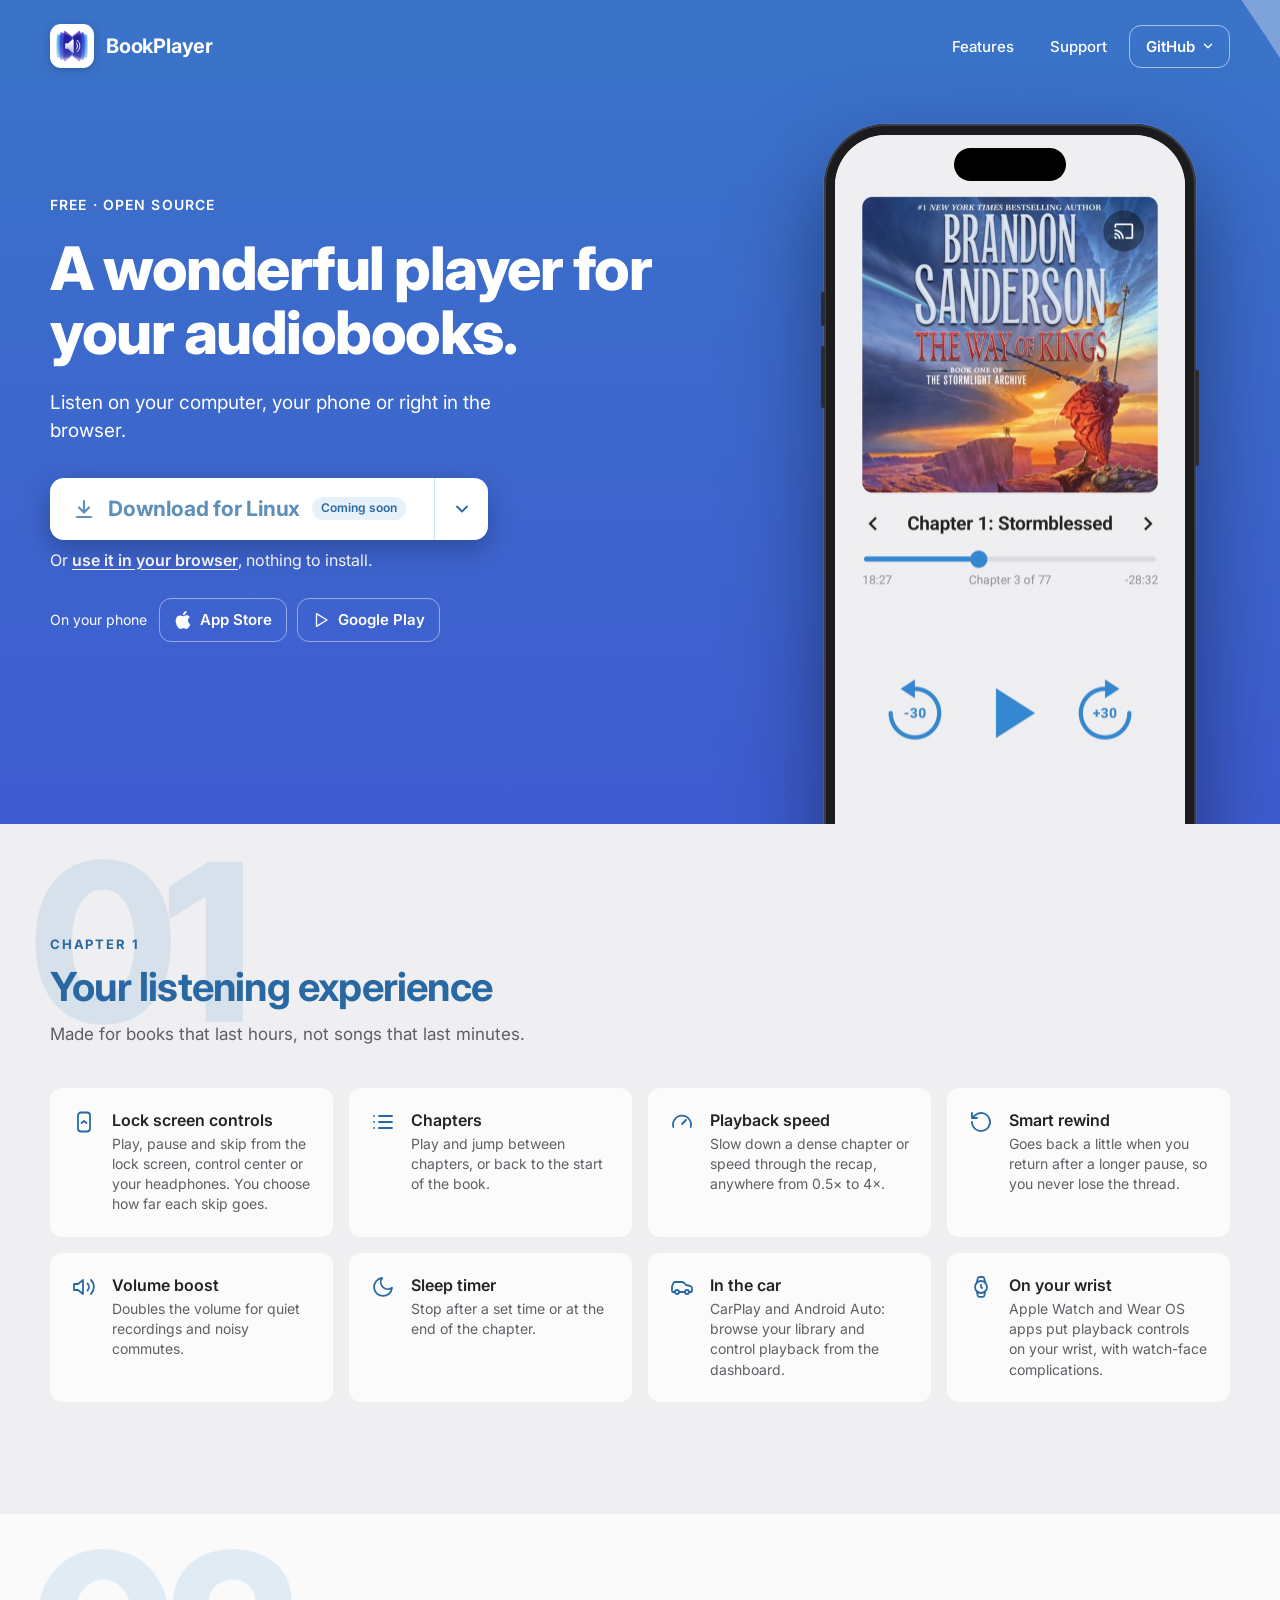
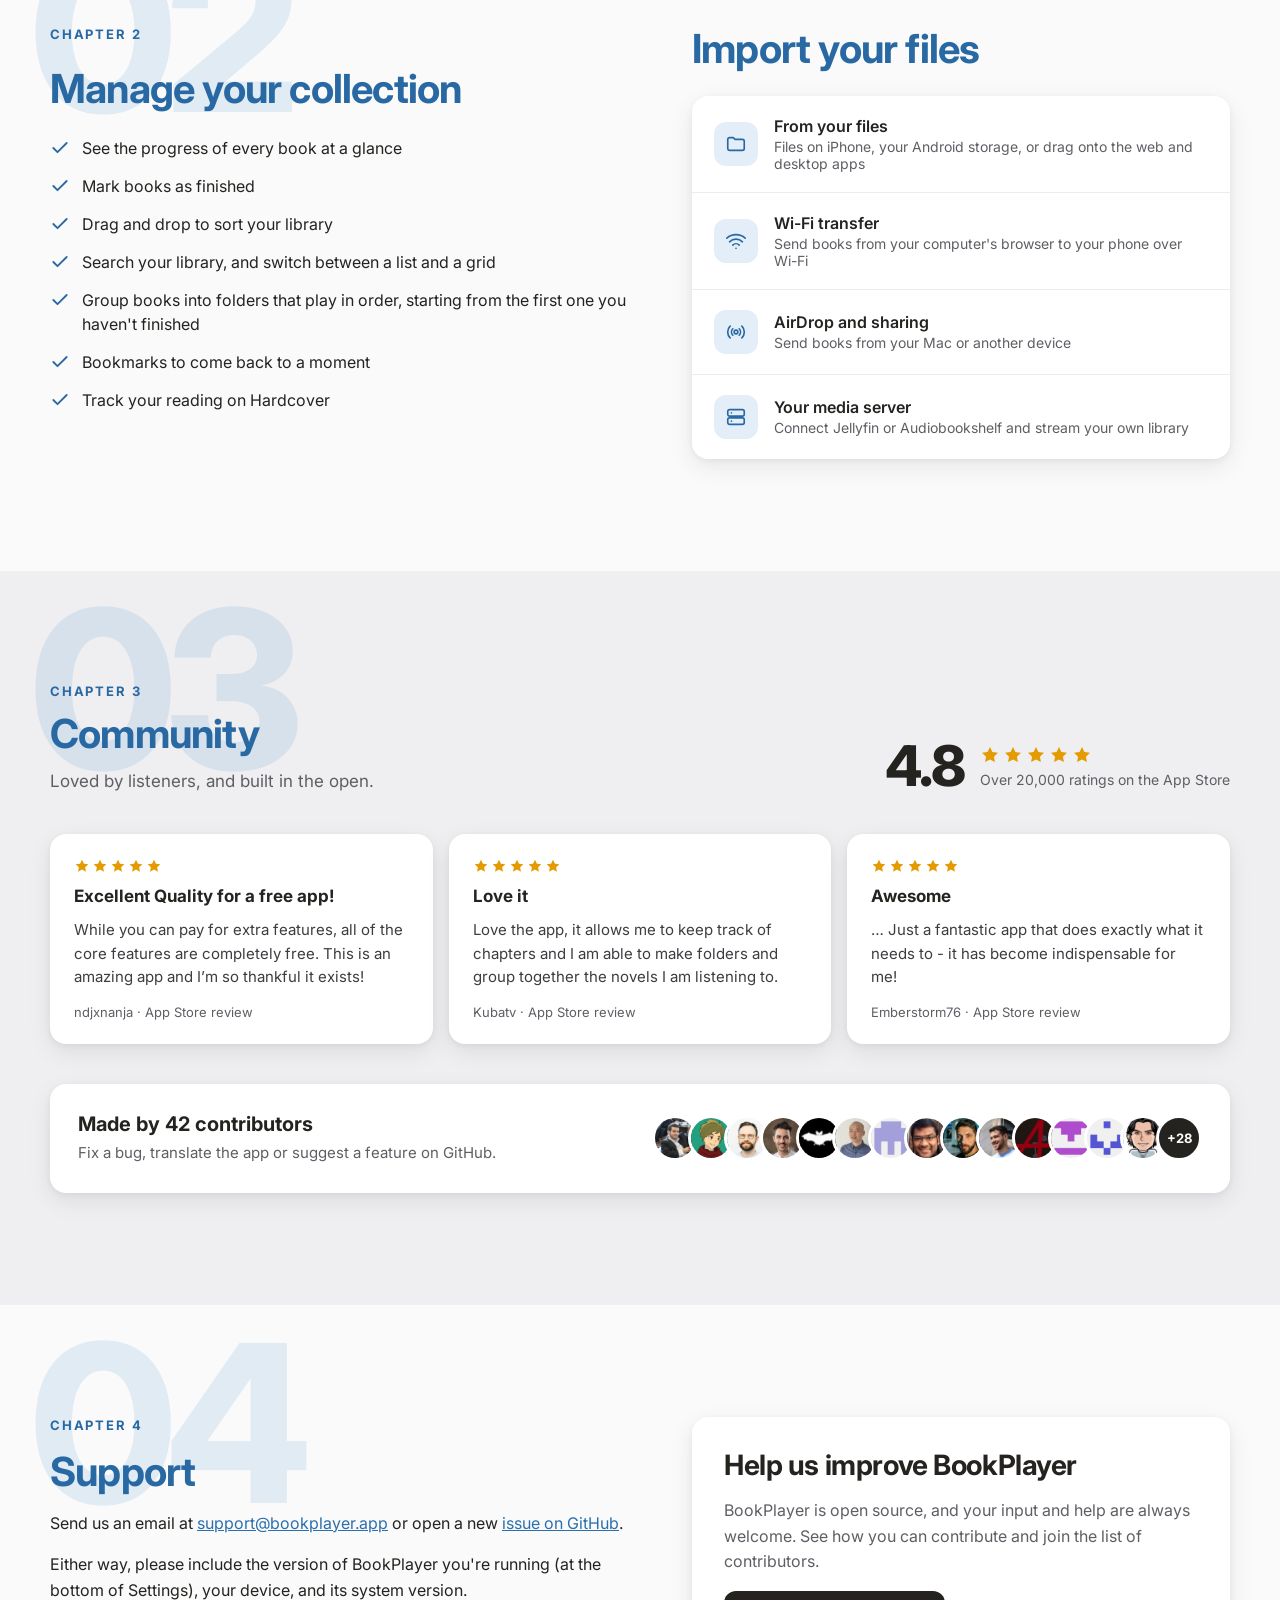
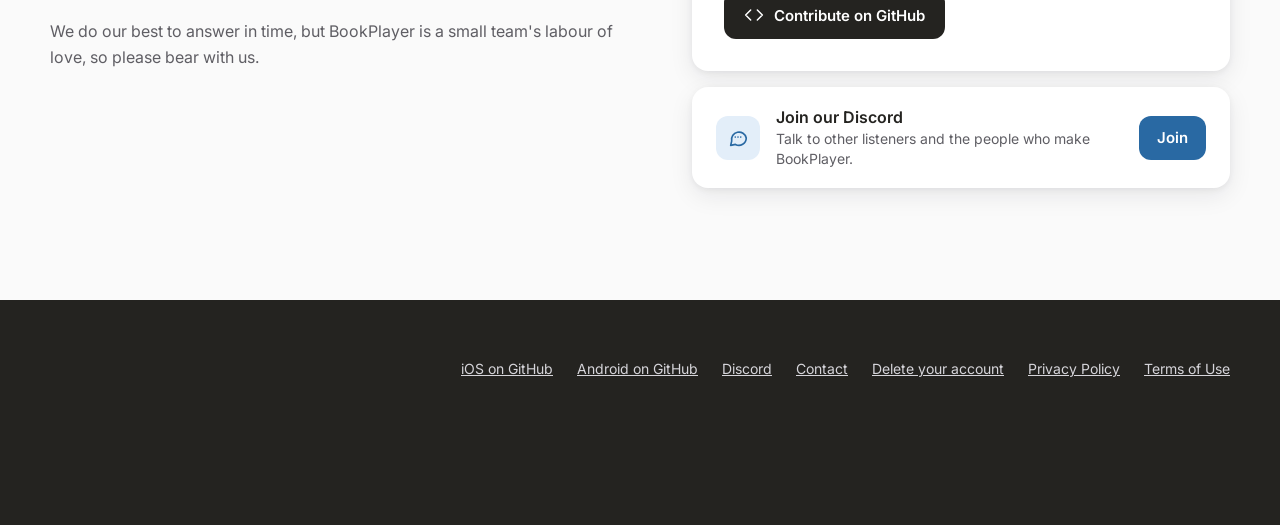
<file: index.html>
<!DOCTYPE html>
<html lang="en">
<head>
<meta charset="utf-8">
<meta name="viewport" content="width=device-width, initial-scale=1">
<title>BookPlayer</title>
<meta name="description" content="A wonderful player for your audiobooks. Free and open source, on iPhone, Android and the web.">
<meta name="theme-color" content="#3a74c8">
<link rel="icon" href="/logo.png">
<link rel="apple-touch-icon" href="/logo.png">
<meta property="og:type" content="website">
<meta property="og:site_name" content="BookPlayer">
<meta property="og:url" content="https://bookplayer.app/">
<meta property="og:title" content="BookPlayer">
<meta property="og:description" content="A wonderful player for your audiobooks. Free and open source, on iPhone, Android and the web.">
<meta property="og:image" content="https://bookplayer.app/logo.png">
<meta name="twitter:card" content="summary">
<meta name="twitter:title" content="BookPlayer">
<meta name="twitter:description" content="A wonderful player for your audiobooks. Free and open source, on iPhone, Android and the web.">
<meta name="twitter:image" content="https://bookplayer.app/logo.png">
<script>
  /* Phones and tablets get the store button, everything else the desktop download (also the no-JS default). */
  (function () {
    var d = document.documentElement, ua = navigator.userAgent || '';
    var iPadOS = /Macintosh/.test(ua) && navigator.maxTouchPoints > 1;
    if (/iPhone|iPod|iPad|Android/i.test(ua) || iPadOS) d.className += ' is-phone';
    if (/Android/i.test(ua)) d.className += ' is-android';
  })();
</script>
<link rel="preconnect" href="https://fonts.googleapis.com">
<link rel="preconnect" href="https://fonts.gstatic.com" crossorigin>
<link rel="stylesheet" href="https://fonts.googleapis.com/css2?family=Inter:wght@400;500;600;700;800&amp;display=swap">
<link rel="stylesheet" href="/assets/landing/landing.css">
<script src="/assets/landing/landing.js" defer></script>
</head>
<body>
<svg width="0" height="0" style="position:absolute" aria-hidden="true">
  <symbol id="i-star" viewBox="0 0 24 24"><path d="M12 2.5l2.9 6 6.6.9-4.8 4.6 1.2 6.5L12 17.3l-5.9 3.2 1.2-6.5-4.8-4.6 6.6-.9z"/></symbol>
  <symbol id="i-check" viewBox="0 0 24 24"><path d="M20 6L9 17l-5-5" fill="none" stroke-width="2.2" stroke-linecap="round" stroke-linejoin="round"/></symbol>
  <symbol id="i-download" viewBox="0 0 24 24"><g fill="none" stroke="currentColor" stroke-width="2.2" stroke-linecap="round" stroke-linejoin="round"><path d="M12 4v11"/><path d="M7 10.5l5 5 5-5"/><path d="M5 20h14"/></g></symbol>
  <symbol id="i-chat" viewBox="0 0 24 24"><g fill="none" stroke-width="1.8" stroke-linecap="round" stroke-linejoin="round"><path d="M21 12a8 8 0 0 1-11.8 7L4 20l1.1-4.6A8 8 0 1 1 21 12z"/><path d="M9 11h.01M12 11h.01M15 11h.01"/></g></symbol>
</svg>

<div class="page">

  <!-- Hero -->
  <header class="hero">
    <!-- Sound waves, as in the app icon and the Android banner: rings spread from the bottom-left corner toward the phone -->
    <div class="waves" aria-hidden="true"><span></span><span></span><span></span><span></span><span></span><span></span></div>

    <nav class="nav" aria-label="Main">
      <a class="brand" href="#top">
        <span class="brand-icon"><img src="/logo.png" alt="" width="44" height="44"></span>
        BookPlayer
      </a>
      <div class="nav-links">
        <a class="nav-link" href="#features">Features</a>
        <a class="nav-link" href="#support">Support</a>
        <!-- The source code of each app; add a line here when another repository goes public -->
        <div class="gh-menu">
          <button type="button" class="nav-gh" aria-expanded="false" aria-controls="gh-list">
            GitHub
            <svg width="14" height="14" viewBox="0 0 24 24" fill="none" stroke="currentColor" stroke-width="2.4" stroke-linecap="round" stroke-linejoin="round" aria-hidden="true"><path d="M6 9l6 6 6-6"/></svg>
          </button>
          <ul class="gh-list" id="gh-list" aria-label="Source code" hidden>
            <li><a href="https://github.com/TortugaPower/BookPlayer"><span>iOS app</span><span>Swift</span></a></li>
            <li><a href="https://github.com/TortugaPower/bookplayer-android"><span>Android app</span><span>Kotlin</span></a></li>
          </ul>
        </div>
      </div>
    </nav>

    <div class="hero-main">
      <div class="hero-copy">
        <p class="eyebrow">Free · Open source</p>
        <h1>A wonderful player for your audiobooks.</h1>
        <p class="lead lead-desktop">Listen on your computer, your phone or right in the browser.</p>
        <p class="lead lead-phone">Listen on your phone, your computer or right in the browser.</p>

        <!-- Desktop: the computer you're on first, the others one click away -->
        <div class="dl-desktop">
          <div class="dl-block">
            <div class="split" data-platforms>
              <!-- Disabled until the first desktop release: see DESKTOP_URL in /assets/landing/landing.js -->
              <button type="button" class="split-main" id="desktop-download" aria-disabled="true">
                <svg viewBox="0 0 24 24" aria-hidden="true"><use href="#i-download"/></svg>
                <span>Download for <span data-platform-label>macOS</span></span>
                <span class="soon">Coming soon</span>
              </button>
              <button type="button" class="split-toggle" aria-label="Other platforms" aria-expanded="false" aria-controls="platform-menu">
                <svg width="20" height="20" viewBox="0 0 24 24" fill="none" stroke="currentColor" stroke-width="2.2" stroke-linecap="round" stroke-linejoin="round" aria-hidden="true"><path d="M6 9l6 6 6-6"/></svg>
              </button>
              <ul class="platforms" id="platform-menu" aria-label="Platforms" hidden>
                <li><button type="button" data-platform="mac" aria-current="true"><span>macOS</span><span>Apple silicon and Intel</span></button></li>
                <li><button type="button" data-platform="windows"><span>Windows</span><span>Installer (.exe)</span></button></li>
                <li><button type="button" data-platform="linux"><span>Linux</span><span>AppImage</span></button></li>
              </ul>
            </div>
            <p class="dl-alt">Or <a class="hero-link" href="https://web.bookplayer.app">use it in your browser</a>, nothing to install.</p>
          </div>

          <!-- The phone apps, quieter: outline buttons -->
          <div class="on-phone">
            <span class="on-phone-label">On your phone</span>
            <a class="outline-btn" href="https://apps.apple.com/app/id1138219998">
              <svg width="18" height="18" viewBox="0 0 24 24" fill="currentColor" aria-hidden="true"><path d="M12.152 6.896c-.948 0-2.415-1.078-3.96-1.04-2.04.027-3.91 1.183-4.961 3.014-2.117 3.675-.546 9.103 1.519 12.09 1.013 1.454 2.208 3.09 3.792 3.039 1.52-.065 2.09-.987 3.935-.987 1.831 0 2.35.987 3.96.948 1.637-.026 2.676-1.48 3.676-2.948 1.156-1.688 1.636-3.325 1.662-3.415-.039-.013-3.182-1.221-3.22-4.857-.026-3.04 2.48-4.494 2.597-4.559-1.429-2.09-3.623-2.324-4.39-2.376-2-.156-3.675 1.09-4.61 1.09zM15.53 3.83c.843-1.012 1.4-2.427 1.245-3.83-1.207.052-2.662.805-3.532 1.818-.78.896-1.454 2.338-1.273 3.714 1.338.104 2.715-.688 3.559-1.701"/></svg>
              App Store
            </a>
            <a class="outline-btn" href="https://play.google.com/store/apps/details?id=com.tortugapower.audiobookplayer">
              <svg width="18" height="18" viewBox="0 0 24 24" fill="none" stroke="currentColor" stroke-width="1.8" stroke-linecap="round" stroke-linejoin="round" aria-hidden="true"><path d="M6 3.5v17l14-8.5z"/></svg>
              Google Play
            </a>
          </div>
        </div>

        <!-- Phone: the store for the phone you're on -->
        <div class="dl-phone">
          <div class="dl-block">
            <a class="store-badge only-ios" href="https://apps.apple.com/app/id1138219998"><img src="/appstore-badge.svg" alt="Download on the App Store" width="168" height="56"></a>
            <a class="store-badge only-android" href="https://play.google.com/store/apps/details?id=com.tortugapower.audiobookplayer"><img src="/googleplay-badge.svg" alt="Get it on Google Play" width="189" height="56"></a>
          </div>
          <!-- The other phone and the browser, as on computers; the desktop apps as a note -->
          <div class="on-phone also-row">
            <span class="on-phone-label">Also on</span>
            <a class="outline-btn only-ios" href="https://play.google.com/store/apps/details?id=com.tortugapower.audiobookplayer">
              <svg width="18" height="18" viewBox="0 0 24 24" fill="none" stroke="currentColor" stroke-width="1.8" stroke-linecap="round" stroke-linejoin="round" aria-hidden="true"><path d="M6 3.5v17l14-8.5z"/></svg>
              Android
            </a>
            <a class="outline-btn only-android" href="https://apps.apple.com/app/id1138219998">
              <svg width="18" height="18" viewBox="0 0 24 24" fill="currentColor" aria-hidden="true"><path d="M12.152 6.896c-.948 0-2.415-1.078-3.96-1.04-2.04.027-3.91 1.183-4.961 3.014-2.117 3.675-.546 9.103 1.519 12.09 1.013 1.454 2.208 3.09 3.792 3.039 1.52-.065 2.09-.987 3.935-.987 1.831 0 2.35.987 3.96.948 1.637-.026 2.676-1.48 3.676-2.948 1.156-1.688 1.636-3.325 1.662-3.415-.039-.013-3.182-1.221-3.22-4.857-.026-3.04 2.48-4.494 2.597-4.559-1.429-2.09-3.623-2.324-4.39-2.376-2-.156-3.675 1.09-4.61 1.09zM15.53 3.83c.843-1.012 1.4-2.427 1.245-3.83-1.207.052-2.662.805-3.532 1.818-.78.896-1.454 2.338-1.273 3.714 1.338.104 2.715-.688 3.559-1.701"/></svg>
              iPhone
            </a>
            <a class="outline-btn" href="https://web.bookplayer.app">
              <svg width="18" height="18" viewBox="0 0 24 24" fill="none" stroke="currentColor" stroke-width="1.8" stroke-linecap="round" stroke-linejoin="round" aria-hidden="true"><circle cx="12" cy="12" r="9"/><path d="M3 12h18M12 3a14 14 0 0 1 0 18M12 3a14 14 0 0 0 0 18"/></svg>
              Web
            </a>
          </div>
          <p class="soon-line"><span class="soon-text" id="desktop-soon"><b>Mac, Windows and Linux</b> (coming soon)</span></p>
        </div>
      </div>

      <!-- Phone mockup, in the Android banner's style: upright, thin bezel, camera pill -->
      <div class="mockup" aria-hidden="true">
        <div class="device">
          <span class="device-btn b1"></span>
          <span class="device-btn b2"></span>
          <span class="device-btn b3"></span>
          <img class="device-screen" src="/assets/landing/player.jpg" alt="" width="700" height="1555" fetchpriority="high">
          <span class="device-camera"></span>
        </div>
      </div>
    </div>
  </header>

  <main>
    <!-- Chapter 1: Listening experience -->
    <section class="section bg-grey" id="features" aria-labelledby="listen-title">
      <div class="wrap stack">
        <div class="head">
          <span class="numeral" aria-hidden="true">01</span>
          <p class="chapter">Chapter 1</p>
          <h2 class="h2" id="listen-title">Your listening experience</h2>
          <p class="sub">Made for books that last hours, not songs that last minutes.</p>
        </div>
        <ul class="features">
          <li class="feature">
            <svg class="ico" viewBox="0 0 24 24" fill="none" stroke-width="1.8" stroke-linecap="round" stroke-linejoin="round" aria-hidden="true"><rect x="6" y="2.5" width="12" height="19" rx="3"/><path d="M9.5 13l2.5-2 2.5 2"/></svg>
            <div><h3>Lock screen controls</h3><p>Play, pause and skip from the lock screen, control center or your headphones. You choose how far each skip goes.</p></div>
          </li>
          <li class="feature">
            <svg class="ico" viewBox="0 0 24 24" fill="none" stroke-width="1.8" stroke-linecap="round" stroke-linejoin="round" aria-hidden="true"><path d="M8 6h13M8 12h13M8 18h13M3 6h.01M3 12h.01M3 18h.01"/></svg>
            <div><h3>Chapters</h3><p>Play and jump between chapters, or back to the start of the book.</p></div>
          </li>
          <li class="feature">
            <svg class="ico" viewBox="0 0 24 24" fill="none" stroke-width="1.8" stroke-linecap="round" stroke-linejoin="round" aria-hidden="true"><path d="M12 14l4-4"/><path d="M3.3 17a9 9 0 1 1 17.4 0"/></svg>
            <div><h3>Playback speed</h3><p>Slow down a dense chapter or speed through the recap, anywhere from 0.5× to 4×.</p></div>
          </li>
          <li class="feature">
            <svg class="ico" viewBox="0 0 24 24" fill="none" stroke-width="1.8" stroke-linecap="round" stroke-linejoin="round" aria-hidden="true"><path d="M3 12a9 9 0 1 0 3-6.7L3 8"/><path d="M3 3v5h5"/></svg>
            <div><h3>Smart rewind</h3><p>Goes back a little when you return after a longer pause, so you never lose the thread.</p></div>
          </li>
          <li class="feature">
            <svg class="ico" viewBox="0 0 24 24" fill="none" stroke-width="1.8" stroke-linecap="round" stroke-linejoin="round" aria-hidden="true"><path d="M11 5L6 9H2v6h4l5 4z"/><path d="M15.5 8.5a5 5 0 0 1 0 7M19 5a10 10 0 0 1 0 14"/></svg>
            <div><h3>Volume boost</h3><p>Doubles the volume for quiet recordings and noisy commutes.</p></div>
          </li>
          <li class="feature">
            <svg class="ico" viewBox="0 0 24 24" fill="none" stroke-width="1.8" stroke-linecap="round" stroke-linejoin="round" aria-hidden="true"><path d="M21 12.8A9 9 0 1 1 11.2 3a7 7 0 0 0 9.8 9.8z"/></svg>
            <div><h3>Sleep timer</h3><p>Stop after a set time or at the end of the chapter.</p></div>
          </li>
          <li class="feature">
            <svg class="ico" viewBox="0 0 24 24" fill="none" stroke-width="1.8" stroke-linecap="round" stroke-linejoin="round" aria-hidden="true"><path d="M19 17h2c.6 0 1-.4 1-1v-3c0-.9-.7-1.7-1.5-1.9C18.7 10.6 16 10 16 10s-1.3-1.4-2.2-2.3c-.5-.4-1.1-.7-1.8-.7H5c-.6 0-1.1.4-1.4.9l-1.4 2.9A3.7 3.7 0 0 0 2 12v4c0 .6.4 1 1 1h2"/><circle cx="7" cy="17" r="2"/><path d="M9 17h6"/><circle cx="17" cy="17" r="2"/></svg>
            <div><h3>In the car</h3><p>CarPlay and Android Auto: browse your library and control playback from the dashboard.</p></div>
          </li>
          <li class="feature">
            <svg class="ico" viewBox="0 0 24 24" fill="none" stroke-width="1.8" stroke-linecap="round" stroke-linejoin="round" aria-hidden="true"><circle cx="12" cy="12" r="6"/><path d="M12 10v2l1 1"/><path d="M16.13 7.66l-.81-4.05a2 2 0 0 0-2-1.61h-2.68a2 2 0 0 0-2 1.61l-.78 4.05"/><path d="M7.88 16.36l.8 4a2 2 0 0 0 2 1.61h2.72a2 2 0 0 0 2-1.61l.81-4.05"/></svg>
            <div><h3>On your wrist</h3><p>Apple Watch and Wear OS apps put playback controls on your wrist, with watch-face complications.</p></div>
          </li>
        </ul>
      </div>
    </section>

    <!-- Chapter 2: Collection + import -->
    <section class="section" id="collection" aria-labelledby="collection-title">
      <div class="wrap cols">
        <div class="col-a">
          <span class="numeral" aria-hidden="true">02</span>
          <p class="chapter">Chapter 2</p>
          <h2 class="h2" id="collection-title">Manage your collection</h2>
          <ul class="checks">
            <li><svg class="ico" width="20" height="20" aria-hidden="true"><use href="#i-check"/></svg>See the progress of every book at a glance</li>
            <li><svg class="ico" width="20" height="20" aria-hidden="true"><use href="#i-check"/></svg>Mark books as finished</li>
            <li><svg class="ico" width="20" height="20" aria-hidden="true"><use href="#i-check"/></svg>Drag and drop to sort your library</li>
            <li><svg class="ico" width="20" height="20" aria-hidden="true"><use href="#i-check"/></svg>Search your library, and switch between a list and a grid</li>
            <li><svg class="ico" width="20" height="20" aria-hidden="true"><use href="#i-check"/></svg>Group books into folders that play in order, starting from the first one you haven't finished</li>
            <li><svg class="ico" width="20" height="20" aria-hidden="true"><use href="#i-check"/></svg>Bookmarks to come back to a moment</li>
            <li><svg class="ico" width="20" height="20" aria-hidden="true"><use href="#i-check"/></svg>Track your reading on Hardcover</li>
          </ul>
        </div>

        <div class="col-b">
          <h2 class="h2">Import your files</h2>
          <div class="card imports">
            <div class="import">
              <span class="tile"><svg class="ico" width="22" height="22" viewBox="0 0 24 24" fill="none" stroke-width="1.8" stroke-linecap="round" stroke-linejoin="round" aria-hidden="true"><path d="M3 7a2 2 0 0 1 2-2h4l2 2h8a2 2 0 0 1 2 2v8a2 2 0 0 1-2 2H5a2 2 0 0 1-2-2z"/></svg></span>
              <div class="tile-text"><span>From your files</span><span>Files on iPhone, your Android storage, or drag onto the web and desktop apps</span></div>
            </div>
            <div class="import">
              <span class="tile"><svg class="ico" width="22" height="22" viewBox="0 0 24 24" fill="none" stroke-width="1.8" stroke-linecap="round" stroke-linejoin="round" aria-hidden="true"><path d="M12 20h.01"/><path d="M2 8.82a15 15 0 0 1 20 0"/><path d="M5 12.86a10 10 0 0 1 14 0"/><path d="M8.5 16.43a5 5 0 0 1 7 0"/></svg></span>
              <div class="tile-text"><span>Wi-Fi transfer</span><span>Send books from your computer's browser to your phone over Wi-Fi</span></div>
            </div>
            <div class="import">
              <span class="tile"><svg class="ico" width="22" height="22" viewBox="0 0 24 24" fill="none" stroke-width="1.8" stroke-linecap="round" stroke-linejoin="round" aria-hidden="true"><circle cx="12" cy="12" r="2"/><path d="M8.5 15.5a5 5 0 0 1 0-7M15.5 8.5a5 5 0 0 1 0 7M5.6 18.4a9 9 0 0 1 0-12.8M18.4 5.6a9 9 0 0 1 0 12.8"/></svg></span>
              <div class="tile-text"><span>AirDrop and sharing</span><span>Send books from your Mac or another device</span></div>
            </div>
            <div class="import">
              <span class="tile"><svg class="ico" width="22" height="22" viewBox="0 0 24 24" fill="none" stroke-width="1.8" stroke-linecap="round" stroke-linejoin="round" aria-hidden="true"><rect x="3" y="4" width="18" height="7" rx="2"/><rect x="3" y="13" width="18" height="7" rx="2"/><path d="M7 7.5h.01M7 16.5h.01"/></svg></span>
              <div class="tile-text"><span>Your media server</span><span>Connect Jellyfin or Audiobookshelf and stream your own library</span></div>
            </div>
          </div>
        </div>
      </div>
    </section>

    <!-- Chapter 3: Community -->
    <section class="section bg-grey" id="community" aria-labelledby="community-title">
      <div class="wrap stack">
        <div class="community-head">
          <div class="head">
            <span class="numeral" aria-hidden="true">03</span>
            <p class="chapter">Chapter 3</p>
            <h2 class="h2" id="community-title">Community</h2>
            <p class="sub">Loved by listeners, and built in the open.</p>
          </div>
          <div class="rating">
            <span class="rating-num">4.8</span>
            <div class="rating-meta">
              <span class="stars" role="img" aria-label="4.8 out of 5 stars">
                <svg aria-hidden="true"><use href="#i-star"/></svg><svg aria-hidden="true"><use href="#i-star"/></svg><svg aria-hidden="true"><use href="#i-star"/></svg><svg aria-hidden="true"><use href="#i-star"/></svg><svg aria-hidden="true"><use href="#i-star"/></svg>
              </span>
              <span class="muted">Over 20,000 ratings on the App Store</span>
            </div>
          </div>
        </div>

        <!-- Real App Store reviews (US). On narrow screens they scroll sideways, each one snapping into place. -->
        <ul class="reviews" aria-label="Reviews">
          <li class="card review">
            <span class="stars" role="img" aria-label="5 out of 5 stars"><svg aria-hidden="true"><use href="#i-star"/></svg><svg aria-hidden="true"><use href="#i-star"/></svg><svg aria-hidden="true"><use href="#i-star"/></svg><svg aria-hidden="true"><use href="#i-star"/></svg><svg aria-hidden="true"><use href="#i-star"/></svg></span>
            <h3>Excellent Quality for a free app!</h3>
            <p>While you can pay for extra features, all of the core features are completely free. This is an amazing app and I’m so thankful it exists!</p>
            <p class="by">ndjxnanja · App Store review</p>
          </li>
          <li class="card review">
            <span class="stars" role="img" aria-label="5 out of 5 stars"><svg aria-hidden="true"><use href="#i-star"/></svg><svg aria-hidden="true"><use href="#i-star"/></svg><svg aria-hidden="true"><use href="#i-star"/></svg><svg aria-hidden="true"><use href="#i-star"/></svg><svg aria-hidden="true"><use href="#i-star"/></svg></span>
            <h3>Love it</h3>
            <p>Love the app, it allows me to keep track of chapters and I am able to make folders and group together the novels I am listening to.</p>
            <p class="by">Kubatv · App Store review</p>
          </li>
          <li class="card review">
            <span class="stars" role="img" aria-label="5 out of 5 stars"><svg aria-hidden="true"><use href="#i-star"/></svg><svg aria-hidden="true"><use href="#i-star"/></svg><svg aria-hidden="true"><use href="#i-star"/></svg><svg aria-hidden="true"><use href="#i-star"/></svg><svg aria-hidden="true"><use href="#i-star"/></svg></span>
            <h3>Awesome</h3>
            <p>… Just a fantastic app that does exactly what it needs to - it has become indispensable for me!</p>
            <p class="by">Emberstorm76 · App Store review</p>
          </li>
        </ul>

        <!-- Written every Monday by .github/scripts/update_contributors.py: edits between the markers are overwritten -->
        <!-- contributors:start -->
        <div class="card contrib">
          <div class="contrib-text">
            <h3>Made by 42 contributors</h3>
            <p>Fix a bug, translate the app or suggest a feature on GitHub.</p>
          </div>
          <!-- Top contributors; narrow screens show the first 8 -->
          <ul class="avatars">
            <li class="avatar"><a href="https://github.com/GianniCarlo" aria-label="GianniCarlo on GitHub" title="GianniCarlo"><img src="/assets/landing/contributors/GianniCarlo.png" alt="" width="46" height="46" loading="lazy"></a></li>
            <li class="avatar"><a href="https://github.com/Hirobreak" aria-label="Hirobreak on GitHub" title="Hirobreak"><img src="/assets/landing/contributors/Hirobreak.png" alt="" width="46" height="46" loading="lazy"></a></li>
            <li class="avatar"><a href="https://github.com/pichfl" aria-label="pichfl on GitHub" title="pichfl"><img src="/assets/landing/contributors/pichfl.jpg" alt="" width="46" height="46" loading="lazy"></a></li>
            <li class="avatar"><a href="https://github.com/jeremygrenier" aria-label="jeremygrenier on GitHub" title="jeremygrenier"><img src="/assets/landing/contributors/jeremygrenier.jpg" alt="" width="46" height="46" loading="lazy"></a></li>
            <li class="avatar"><a href="https://github.com/s00d" aria-label="s00d on GitHub" title="s00d"><img src="/assets/landing/contributors/s00d.jpg" alt="" width="46" height="46" loading="lazy"></a></li>
            <li class="avatar"><a href="https://github.com/thai-d-v" aria-label="thai-d-v on GitHub" title="thai-d-v"><img src="/assets/landing/contributors/thai-d-v.jpg" alt="" width="46" height="46" loading="lazy"></a></li>
            <li class="avatar"><a href="https://github.com/matalvernaz" aria-label="matalvernaz on GitHub" title="matalvernaz"><img src="/assets/landing/contributors/matalvernaz.png" alt="" width="46" height="46" loading="lazy"></a></li>
            <li class="avatar"><a href="https://github.com/e7mac" aria-label="e7mac on GitHub" title="e7mac"><img src="/assets/landing/contributors/e7mac.jpg" alt="" width="46" height="46" loading="lazy"></a></li>
            <li class="avatar"><a href="https://github.com/ryantstone" aria-label="ryantstone on GitHub" title="ryantstone"><img src="/assets/landing/contributors/ryantstone.jpg" alt="" width="46" height="46" loading="lazy"></a></li>
            <li class="avatar"><a href="https://github.com/bryanrezende" aria-label="bryanrezende on GitHub" title="bryanrezende"><img src="/assets/landing/contributors/bryanrezende.jpg" alt="" width="46" height="46" loading="lazy"></a></li>
            <li class="avatar"><a href="https://github.com/atomicguy" aria-label="atomicguy on GitHub" title="atomicguy"><img src="/assets/landing/contributors/atomicguy.png" alt="" width="46" height="46" loading="lazy"></a></li>
            <li class="avatar"><a href="https://github.com/mmurali88" aria-label="mmurali88 on GitHub" title="mmurali88"><img src="/assets/landing/contributors/mmurali88.png" alt="" width="46" height="46" loading="lazy"></a></li>
            <li class="avatar"><a href="https://github.com/HoChiPants" aria-label="HoChiPants on GitHub" title="HoChiPants"><img src="/assets/landing/contributors/HoChiPants.png" alt="" width="46" height="46" loading="lazy"></a></li>
            <li class="avatar"><a href="https://github.com/gpambrozio" aria-label="gpambrozio on GitHub" title="gpambrozio"><img src="/assets/landing/contributors/gpambrozio.jpg" alt="" width="46" height="46" loading="lazy"></a></li>
            <li><a class="more" href="https://github.com/TortugaPower/BookPlayer/graphs/contributors" aria-label="See all 42 contributors on GitHub"><span class="wide-only">+28</span><span class="narrow-only">+34</span></a></li>
          </ul>
        </div>
        <!-- contributors:end -->
      </div>
    </section>

    <!-- Chapter 4: Support -->
    <section class="section bg-light" id="support" aria-labelledby="support-title">
      <div class="wrap cols support">
        <div class="col-a support-a">
          <span class="numeral" aria-hidden="true">04</span>
          <p class="chapter">Chapter 4</p>
          <h2 class="h2" id="support-title">Support</h2>
          <p class="body">Send us an email at <a href="mailto:support@bookplayer.app">support@bookplayer.app</a> or open a new <a href="https://github.com/TortugaPower/BookPlayer/issues">issue on GitHub</a>.</p>
          <p class="body">Either way, please include the version of BookPlayer you're running (at the bottom of Settings), your device, and its system version.</p>
          <p class="body muted">We do our best to answer in time, but BookPlayer is a small team's labour of love, so please bear with us.</p>
          <!-- Narrow screens: Discord comes before "Help us improve" -->
          <div class="card discord-m narrow-only">
            <div class="row">
              <span class="tile"><svg class="ico" width="22" height="22" aria-hidden="true"><use href="#i-chat"/></svg></span>
              <div class="tile-text"><span>Join our Discord</span><span>Talk to other listeners and the people who make BookPlayer.</span></div>
            </div>
            <a class="accent-btn" href="https://discord.gg/RPPyhyMPXW">Join the Discord</a>
          </div>
        </div>
        <div class="col-b support-b">
          <div class="card help">
            <h2>Help us improve BookPlayer</h2>
            <p>BookPlayer is open source, and your input and help are always welcome. See how you can contribute and join the list of contributors.</p>
            <a class="dark-btn" href="https://github.com/TortugaPower/BookPlayer">
              <svg width="20" height="20" viewBox="0 0 24 24" fill="none" stroke="currentColor" stroke-width="1.8" stroke-linecap="round" stroke-linejoin="round" aria-hidden="true"><path d="M16 18l6-6-6-6M8 6l-6 6 6 6"/></svg>
              Contribute on GitHub
            </a>
          </div>
          <div class="card discord wide-only">
            <span class="tile"><svg class="ico" width="22" height="22" aria-hidden="true"><use href="#i-chat"/></svg></span>
            <div class="tile-text"><span>Join our Discord</span><span>Talk to other listeners and the people who make BookPlayer.</span></div>
            <a class="accent-btn" href="https://discord.gg/RPPyhyMPXW">Join</a>
          </div>
        </div>
      </div>
    </section>
  </main>

  <footer class="footer">
    <div class="wrap">
      <nav aria-label="Footer">
        <a href="https://github.com/TortugaPower/BookPlayer">iOS on GitHub</a>
        <a href="https://github.com/TortugaPower/bookplayer-android">Android on GitHub</a>
        <a href="https://discord.gg/RPPyhyMPXW">Discord</a>
        <a href="mailto:support@bookplayer.app">Contact</a>
        <a href="/delete-account.html">Delete your account</a>
        <a href="/privacy/">Privacy Policy</a>
        <a href="/terms/">Terms of Use</a>
      </nav>
    </div>
  </footer>
</div>

<!-- Now playing: pinned to the bottom of the window, it follows the page like a book. Hidden until Chapter 1. -->
<div class="np-dock">
  <section class="np" aria-label="Reading progress">
    <img class="np-logo wide-only" src="/logo.png" alt="" width="48" height="48" loading="lazy">
    <div class="np-info">
      <div class="np-line">
        <span class="eq" aria-hidden="true"><span></span><span></span><span></span><span class="wide-only"></span></span>
        <span class="np-title"><span class="np-num">Prologue</span> · <span class="np-name">A wonderful player for your audiobooks</span></span>
        <span class="np-pct">0%</span>
      </div>
      <div class="np-track"><div class="np-fill"></div></div>
    </div>
    <div class="np-btns">
      <button type="button" class="np-prev" aria-label="Previous chapter">
        <svg viewBox="0 0 24 24" fill="none" stroke="currentColor" stroke-width="1.8" stroke-linecap="round" stroke-linejoin="round" aria-hidden="true"><path d="M19 20L9 12l10-8z"/><path d="M5 19V5"/></svg>
      </button>
      <button type="button" class="np-next" aria-label="Next chapter">
        <svg viewBox="0 0 24 24" fill="none" stroke="currentColor" stroke-width="1.8" stroke-linecap="round" stroke-linejoin="round" aria-hidden="true"><path d="M5 4l10 8-10 8z"/><path d="M19 5v14"/></svg>
      </button>
    </div>
  </section>
</div>
</body>
</html>
</file>
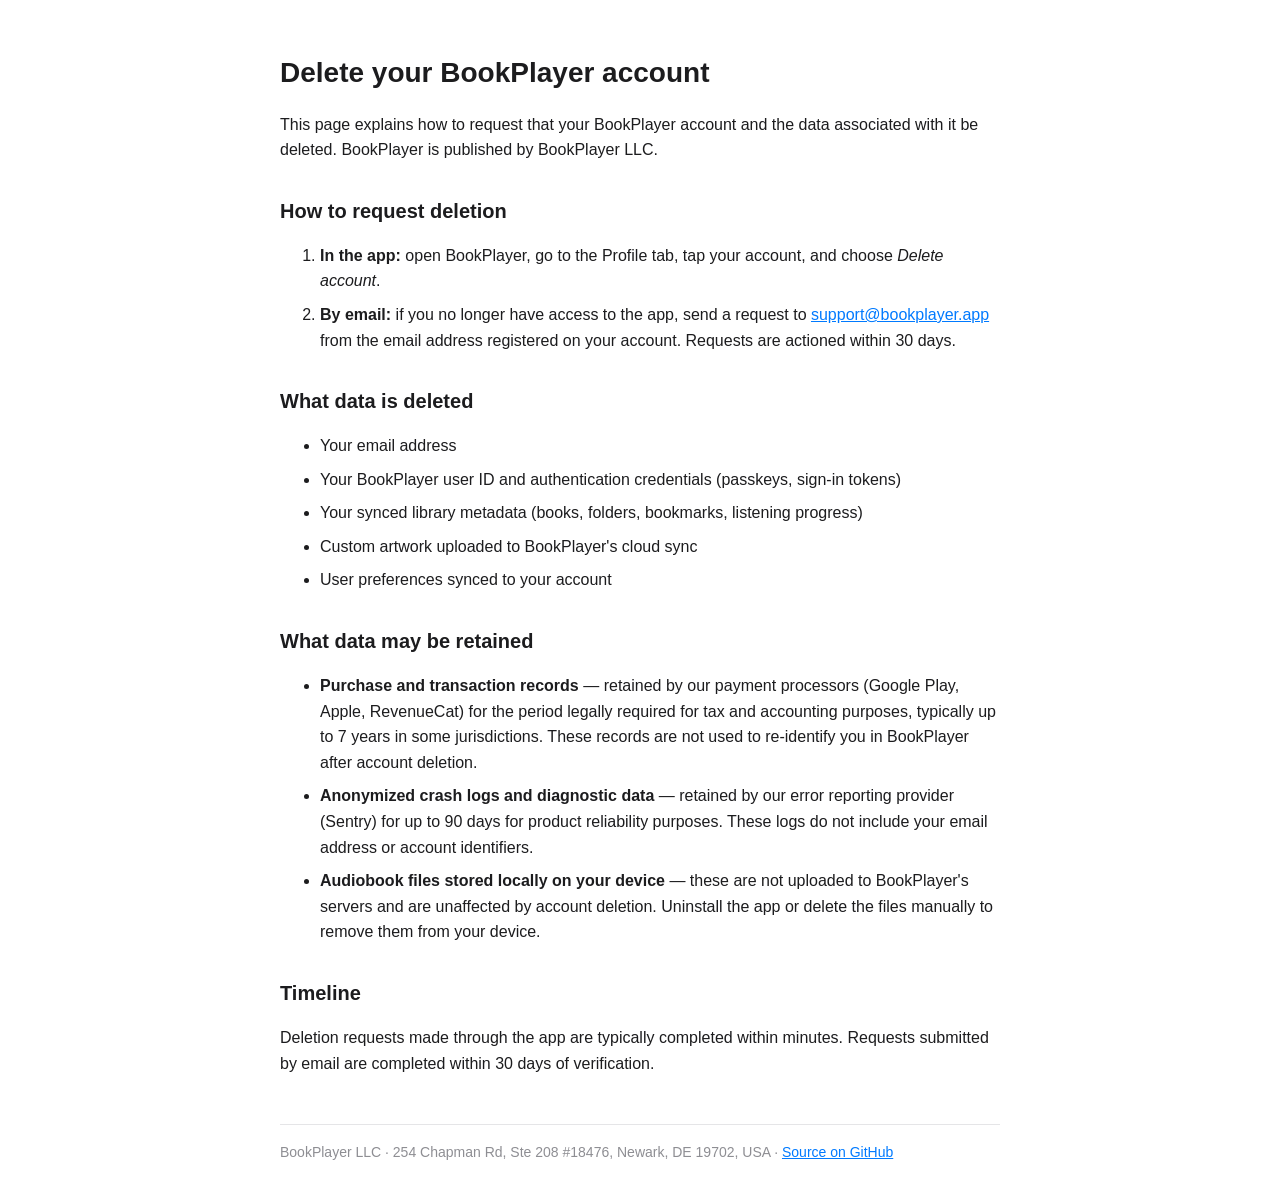
<file: delete-account.html>
<!DOCTYPE html>
<html lang="en">
<head>
    <meta charset="UTF-8">
    <meta name="viewport" content="width=device-width, initial-scale=1.0">
    <title>Delete your BookPlayer account</title>
    <style>
        body {
            font-family: -apple-system, BlinkMacSystemFont, "Segoe UI", Roboto, sans-serif;
            max-width: 720px;
            margin: 0 auto;
            padding: 32px 24px;
            line-height: 1.6;
            color: #1c1c1e;
        }
        h1 { font-size: 28px; margin-bottom: 16px; }
        h2 { font-size: 20px; margin-top: 32px; margin-bottom: 12px; }
        ol li, ul li { margin-bottom: 8px; }
        a { color: #007aff; }
        .footer {
            margin-top: 48px;
            font-size: 14px;
            color: #8e8e93;
            border-top: 1px solid #e5e5e7;
            padding-top: 16px;
        }
    </style>
</head>
<body>
    <h1>Delete your BookPlayer account</h1>
    <p>
        This page explains how to request that your BookPlayer account and the data
        associated with it be deleted. BookPlayer is published by BookPlayer LLC.
    </p>

    <h2>How to request deletion</h2>
    <ol>
        <li>
            <strong>In the app:</strong> open BookPlayer, go to the Profile tab,
            tap your account, and choose <em>Delete account</em>.
        </li>
        <li>
            <strong>By email:</strong> if you no longer have access to the app,
            send a request to
            <a href="mailto:support@bookplayer.app">support@bookplayer.app</a>
            from the email address registered on your account. Requests are
            actioned within 30 days.
        </li>
    </ol>

    <h2>What data is deleted</h2>
    <ul>
        <li>Your email address</li>
        <li>Your BookPlayer user ID and authentication credentials (passkeys, sign-in tokens)</li>
        <li>Your synced library metadata (books, folders, bookmarks, listening progress)</li>
        <li>Custom artwork uploaded to BookPlayer's cloud sync</li>
        <li>User preferences synced to your account</li>
    </ul>

    <h2>What data may be retained</h2>
    <ul>
        <li>
            <strong>Purchase and transaction records</strong> &mdash; retained by our
            payment processors (Google Play, Apple, RevenueCat) for the period
            legally required for tax and accounting purposes, typically up to
            7 years in some jurisdictions. These records are not used to
            re-identify you in BookPlayer after account deletion.
        </li>
        <li>
            <strong>Anonymized crash logs and diagnostic data</strong> &mdash; retained
            by our error reporting provider (Sentry) for up to 90 days for
            product reliability purposes. These logs do not include your email
            address or account identifiers.
        </li>
        <li>
            <strong>Audiobook files stored locally on your device</strong> &mdash; these
            are not uploaded to BookPlayer's servers and are unaffected by
            account deletion. Uninstall the app or delete the files manually
            to remove them from your device.
        </li>
    </ul>

    <h2>Timeline</h2>
    <p>
        Deletion requests made through the app are typically completed within
        minutes. Requests submitted by email are completed within 30 days of
        verification.
    </p>

    <div class="footer">
        BookPlayer LLC &middot; 254 Chapman Rd, Ste 208 #18476, Newark, DE 19702, USA
        &middot; <a href="https://github.com/TortugaPower/BookPlayer">Source on GitHub</a>
    </div>
</body>
</html>
</file>
<file: assets/landing/landing.css>
/* BookPlayer landing. Ported from the "Main" (wide, 1440) and "Mobile" (narrow, 390)
   design artboards. Wide rules come first; the narrow layout is the block at the end.
   Accent #3488d1; accent text = color-mix(#3488d1 72%, #0b1a2e) = #2969a3. */

*, *::before, *::after { box-sizing: border-box; }
html { scroll-behavior: smooth; -webkit-text-size-adjust: 100%; text-size-adjust: 100%; }
body {
  margin: 0;
  background: #fafafa;
  color: #242320;
  font-family: Inter, system-ui, -apple-system, 'Segoe UI', Roboto, sans-serif;
  -webkit-font-smoothing: antialiased;
}
img, svg { display: block; }
h1, h2, h3, p { margin: 0; }
ul { list-style: none; margin: 0; padding: 0; }
button { font: inherit; }

:where(a) { color: #2a6fae; }
:where(a):hover { color: #1d5288; }
a:focus-visible, button:focus-visible { outline: 3px solid #2969a3; outline-offset: 3px; border-radius: 12px; }
/* On the blue hero and the dark footer a light ring shows better; the platform menu is white again. */
.hero a:focus-visible, .hero button:focus-visible, .footer a:focus-visible { outline-color: #9cc6ec; }
.platforms button:focus-visible, .gh-list a:focus-visible { outline-color: #2969a3; }

.page { overflow-x: hidden; overflow-x: clip; }
.wrap { max-width: 1180px; margin: 0 auto; }
@media (min-width: 700px) { .narrow-only { display: none !important; } }

/* ---------- Animations ---------- */
@keyframes bp-eq { 0%, 100% { transform: scaleY(.35); } 50% { transform: scaleY(1); } }
@keyframes bp-wave { 0% { transform: scale(.4); opacity: 0; } 18% { opacity: 1; } 100% { transform: scale(1); opacity: 0; } }

.waves { position: absolute; inset: 0; z-index: 0; pointer-events: none; }
.waves span {
  position: absolute; left: -3200px; top: calc(100% + 500px);
  width: 5000px; height: 5000px; margin-top: -2500px;
  border-radius: 50%; border: 150px solid rgba(255, 255, 255, .07);
  animation: bp-wave 24s linear infinite; will-change: transform, opacity;
}
.waves span:nth-child(1) { --s: .5; animation-delay: 0s; }
.waves span:nth-child(2) { --s: .6; animation-delay: -4s; }
.waves span:nth-child(3) { --s: .7; animation-delay: -8s; }
.waves span:nth-child(4) { --s: .8; animation-delay: -12s; }
.waves span:nth-child(5) { --s: .9; animation-delay: -16s; }
.waves span:nth-child(6) { --s: 1; animation-delay: -20s; }

/* ---------- Hero ---------- */
.hero {
  /* clip, not just hidden: a hidden box can still be scrolled by links and focus, which pushed the nav out of view */
  position: relative; z-index: 1; overflow: hidden; overflow: clip;
  background: linear-gradient(180deg, #3a74c8 0%, #3f5cd1 100%);
  color: #fff; padding: 0 24px 110px;
}
.nav {
  /* Above .hero-main, so the GitHub menu opens over the hero instead of under it */
  position: relative; z-index: 2; max-width: 1180px; margin: 0 auto;
  display: flex; flex-wrap: wrap; align-items: center; justify-content: space-between; gap: 16px;
  padding: 24px 0;
}
.brand {
  display: flex; align-items: center; gap: 12px; color: #fff; text-decoration: none;
  font-weight: 700; font-size: 20px; letter-spacing: -.01em;
}
.brand-icon {
  flex: none; width: 44px; height: 44px; display: grid; place-items: center; overflow: hidden;
  background: #fff; border-radius: 11px; box-shadow: 0 2px 8px rgba(0, 0, 0, .2);
}
.brand-icon img { width: 100%; height: 100%; transform: scale(.94); }
.nav-links { display: flex; flex-wrap: wrap; align-items: center; gap: 8px; }
.nav-link { color: #fff; text-decoration: none; font-size: 15px; font-weight: 500; padding: 12px 14px; }
.nav-gh {
  display: flex; align-items: center; gap: 6px; background: transparent; cursor: pointer;
  color: #fff; font-size: 15px; font-weight: 600; padding: 11px 14px 11px 16px;
  border: 1.5px solid rgba(255, 255, 255, .55); border-radius: 12px;
}
/* GitHub menu: one entry per app repository, styled like the platform menu */
.gh-menu { position: relative; }
.gh-list {
  position: absolute; top: calc(100% + 8px); right: 0; z-index: 4; min-width: 220px;
  padding: 6px; background: #fff; border-radius: 14px; box-shadow: 0 14px 36px rgba(5, 15, 35, .3);
}
.gh-list[hidden] { display: none; }
.gh-list a {
  min-height: 44px; display: flex; align-items: center; justify-content: space-between; gap: 12px;
  padding: 0 14px; border-radius: 10px; color: #242320; text-decoration: none; font-size: 15px; font-weight: 600;
}
.gh-list a:hover { background: #e7f1f9; color: #242320; }
.gh-list a span + span { font-size: 13px; font-weight: 500; color: #5f5e64; }

.hero-main {
  position: relative; z-index: 1; max-width: 1180px; margin: 0 auto;
  display: flex; flex-wrap: wrap; align-items: center; justify-content: space-between; gap: 48px;
  padding-top: 32px;
}
.hero-copy { flex: 1 1 480px; min-width: 0; display: flex; flex-direction: column; gap: 24px; }
.eyebrow { font-size: 14px; font-weight: 600; letter-spacing: .08em; text-transform: uppercase; color: #fff; }
.hero h1 { font-size: clamp(40px, 5vw, 60px); line-height: 1.06; font-weight: 800; letter-spacing: -.025em; }
.lead { max-width: 520px; font-size: 19px; line-height: 1.5; color: #fff; }

/* Which download block shows is decided by device, not width (see the script in <head>). */
.dl-phone, .lead-phone { display: none; }
.is-phone .dl-desktop, .is-phone .lead-desktop { display: none; }
.is-phone .lead-phone { display: block; }
.is-phone .dl-phone { display: flex; }
html:not(.is-android) .only-android, .is-android .only-ios { display: none; }

/* Desktop: split button for the computer you're on, others in the menu */
.dl-desktop { display: flex; flex-direction: column; gap: 24px; }
.dl-block { display: flex; flex-direction: column; gap: 10px; padding-top: 8px; }
.split {
  position: relative; align-self: flex-start; display: flex;
  border-radius: 14px; box-shadow: 0 10px 28px rgba(5, 15, 35, .28);
}
.split-main {
  display: flex; align-items: center; gap: 12px; min-height: 62px; padding: 0 28px 0 22px;
  background: #fff; color: #2969a3; text-decoration: none; border: 0; border-radius: 14px 0 0 14px;
  font-size: 21px; font-weight: 700; letter-spacing: -.01em;
}
.split-main svg { width: 24px; height: 24px; flex: none; }
/* Not released yet: keep the button's shape, lower the emphasis of its contents.
   aria-disabled (not disabled) keeps it in the tab order, so keyboard users hear "Coming soon". */
.split-main[aria-disabled="true"] { cursor: default; }
.split-main[aria-disabled="true"] > :not(.soon) { opacity: .75; }
.soon {
  flex: none; padding: 4px 9px; border-radius: 999px; background: #e7f1f9; color: #2969a3;
  font-size: 12px; font-weight: 600; letter-spacing: 0; line-height: 1.2;
}
.split-toggle {
  width: 54px; flex: none; border: 0; border-left: 1px solid #cce1f4; border-radius: 0 14px 14px 0;
  background: #fff; color: #2969a3; cursor: pointer; display: grid; place-items: center;
}
.platforms {
  position: absolute; top: calc(100% + 8px); left: 0; right: 0; z-index: 4;
  padding: 6px; background: #fff; border-radius: 14px; box-shadow: 0 14px 36px rgba(5, 15, 35, .3);
}
.platforms[hidden] { display: none; }
.platforms button {
  width: 100%; min-height: 44px; display: flex; align-items: center; justify-content: space-between; gap: 12px;
  padding: 0 14px; border: 0; border-radius: 10px; background: transparent; color: #242320;
  font-size: 15px; font-weight: 600; text-align: left; cursor: pointer;
}
.platforms button[aria-current="true"] { background: #e7f1f9; }
.platforms button span + span { font-size: 13px; font-weight: 500; color: #5f5e64; }
.dl-alt { font-size: 16px; color: #fff; }
.hero-link { color: #fff; font-weight: 600; text-underline-offset: 3px; }

.on-phone { display: flex; flex-wrap: wrap; align-items: center; gap: 8px 10px; padding-top: 4px; }
.on-phone-label { font-size: 14px; color: #fff; margin-right: 2px; }
.outline-btn {
  display: flex; align-items: center; gap: 8px; min-height: 44px; padding: 0 14px;
  border: 1.5px solid rgba(255, 255, 255, .45); border-radius: 12px;
  color: #fff; text-decoration: none; font-size: 15px; font-weight: 600;
}

/* Phone: the store for the phone you're on */
.dl-phone { flex-direction: column; gap: 20px; align-self: flex-start; }
.dl-phone .dl-block { padding-top: 8px; }
/* The official badge for the visitor's store (Apple's and Google's artwork, unmodified) */
.store-badge { align-self: center; border-radius: 9px; }
.store-badge img { display: block; height: 56px; width: auto; }
/* Under the badge: the other phone and the web as outline buttons (the computer row's look), then the desktop note */
.dl-phone .also-row { justify-content: center; padding-top: 0; }
.dl-phone .also-row .on-phone-label { text-align: center; }
.soon-line { text-align: center; font-size: 14px; color: #fff; }
.soon-text { color: #fff; }
.soon-text b { font-weight: 600; }

/* Phone mockup */
/* Auto side margins centre the phone when it wraps below the copy (roughly 700–1015px wide) */
.mockup { flex: 0 1 440px; align-self: flex-end; display: flex; justify-content: center; margin: 0 auto -200px; }
.device {
  position: relative; width: 372px; height: 790px; flex: none; padding: 11px;
  background: #1c1c1e; border-radius: 62px;
  box-shadow: inset 0 0 0 2px #3c3c40, 0 0 0 1px rgba(255, 255, 255, .08), 0 44px 90px rgba(5, 15, 35, .5);
}
.device-btn { position: absolute; width: 4px; border-radius: 2px; background: #2c2c30; }
.device-btn.b1 { left: -3px; top: 168px; height: 34px; }
.device-btn.b2 { left: -3px; top: 222px; height: 62px; }
.device-btn.b3 { right: -3px; top: 246px; height: 96px; }
.device-screen {
  width: 100%; height: 100%; object-fit: cover; object-position: top center;
  border-radius: 51px; background: #efeef0;
}
.device-camera {
  position: absolute; top: 24px; left: 50%; width: 112px; height: 33px; margin-left: -56px;
  border-radius: 17px; background: #000;
}

/* ---------- Sections ---------- */
.section { position: relative; padding: 112px 24px; }
.bg-grey { background: #efeef0; }
.bg-light { background: #fafafa; }
.stack { display: flex; flex-direction: column; gap: 40px; }
.head { position: relative; display: flex; flex-direction: column; gap: 12px; max-width: 640px; }
.numeral {
  position: absolute; top: -104px; left: -20px; font-size: 220px; line-height: 1; font-weight: 800;
  letter-spacing: -.05em; color: rgba(52, 136, 209, .13); pointer-events: none; user-select: none;
  -webkit-user-select: none;
}
.chapter { position: relative; font-size: 13px; font-weight: 700; letter-spacing: .14em; text-transform: uppercase; color: #2969a3; }
.h2 { position: relative; font-size: 40px; line-height: 1.15; font-weight: 700; letter-spacing: -.02em; color: #2969a3; }
.sub { font-size: 17px; line-height: 1.5; color: #5f5e64; }
.muted { color: #5f5e64; }
.ico { stroke: #2969a3; }

/* Chapter 1 */
/* Fixed column counts keep the 8 cards in even rows: 4 per row, or 2 per row on tablets and small windows. */
.features { display: grid; grid-template-columns: repeat(4, minmax(0, 1fr)); gap: 16px; }
@media (max-width: 999.98px) { .features { grid-template-columns: repeat(2, minmax(0, 1fr)); } }
.feature { display: flex; gap: 16px; padding: 22px; background: #fcfbfc; border-radius: 12px; }
.feature svg { flex: none; width: 24px; height: 24px; }
.feature div { display: flex; flex-direction: column; gap: 4px; }
.feature h3 { font-size: 16px; font-weight: 600; }
.feature p { font-size: 14px; line-height: 1.45; color: #5f5e64; }

/* Chapter 2 */
.cols { display: flex; flex-wrap: wrap; gap: 64px; }
.col-a { position: relative; flex: 1 1 460px; min-width: 0; display: flex; flex-direction: column; gap: 24px; }
.col-b { flex: 1 1 420px; min-width: 0; display: flex; flex-direction: column; gap: 24px; }
.checks { display: flex; flex-direction: column; gap: 14px; font-size: 16px; line-height: 1.5; }
.checks li { display: flex; gap: 12px; align-items: flex-start; }
.checks svg { flex: none; margin-top: 2px; }
.card {
  background: #fff; border-radius: 16px;
  box-shadow: 0 8px 24px rgba(20, 20, 40, .08), 0 2px 6px rgba(20, 20, 40, .06);
}
.imports { display: flex; flex-direction: column; overflow: hidden; }
.import { display: flex; align-items: center; gap: 16px; padding: 20px 22px; }
.import + .import { border-top: 1px solid #ececee; }
.tile {
  flex: none; width: 44px; height: 44px; border-radius: 12px; background: #e3eef9;
  display: grid; place-items: center;
}
.tile-text { display: flex; flex-direction: column; gap: 2px; }
.tile-text > span:first-child { font-size: 16px; font-weight: 600; }
.tile-text > span + span { font-size: 14px; color: #5f5e64; }

/* Chapter 3 */
.community-head { display: flex; flex-wrap: wrap; align-items: flex-end; justify-content: space-between; gap: 32px; }
.rating { display: flex; align-items: center; gap: 16px; }
.rating-num { font-size: 56px; line-height: 1; font-weight: 800; letter-spacing: -.03em; }
.rating-meta { display: flex; flex-direction: column; gap: 6px; }
.rating-meta .muted { font-size: 14px; }
.stars { display: flex; gap: 3px; }
.stars svg { width: 20px; height: 20px; fill: #e39b00; }
.reviews { display: grid; grid-template-columns: repeat(auto-fit, minmax(280px, 1fr)); gap: 16px; }
.review { display: flex; flex-direction: column; gap: 12px; padding: 24px; }
.review .stars { gap: 2px; }
.review .stars svg { width: 16px; height: 16px; }
.review h3 { font-size: 17px; font-weight: 700; }
.review p { font-size: 15px; line-height: 1.55; color: #3d3c41; }
.review .by { margin-top: auto; padding-top: 4px; font-size: 13px; line-height: normal; color: #5f5e64; }
.contrib { display: flex; flex-wrap: wrap; align-items: center; justify-content: space-between; gap: 24px; padding: 28px; }
.contrib-text { flex: 1 1 320px; display: flex; flex-direction: column; gap: 6px; }
.contrib-text h3 { font-size: 20px; font-weight: 700; }
.contrib-text p { font-size: 15px; line-height: 1.5; color: #5f5e64; }
.avatars { padding-left: 10px; display: flex; align-items: center; }
.avatars li { margin-left: -10px; }
.avatars a { display: block; border-radius: 50%; }
.avatars img, .avatars .more {
  width: 46px; height: 46px; border: 3px solid #fff; border-radius: 50%; background: #fff;
}
.avatars .more {
  display: grid; place-items: center; background: #242320; color: #fff; text-decoration: none;
  font-size: 13px; font-weight: 700;
}

/* Chapter 4 */
.support-a { gap: 16px; }
.support-a .body { font-size: 16px; line-height: 1.6; }
.support-b { align-self: flex-start; gap: 16px; }
.help { display: flex; flex-direction: column; gap: 16px; padding: 32px; }
.help h2 { font-size: 28px; line-height: 1.2; font-weight: 700; letter-spacing: -.015em; }
.help p { font-size: 16px; line-height: 1.6; color: #5f5e64; }
.dark-btn {
  align-self: flex-start; display: flex; align-items: center; gap: 10px; min-height: 48px; padding: 0 20px;
  border-radius: 12px; background: #242320; color: #fff; text-decoration: none; font-size: 15px; font-weight: 600;
}
.discord { display: flex; flex-wrap: wrap; align-items: center; gap: 12px 16px; padding: 20px 24px; }
.discord .tile-text { flex: 1 1 200px; }
.discord .tile-text > span + span, .discord-m .tile-text > span + span { line-height: 1.4; }
.accent-btn {
  flex: none; display: flex; align-items: center; min-height: 44px; padding: 0 18px; border-radius: 12px;
  background: #2969a3; color: #fff; text-decoration: none; font-size: 15px; font-weight: 600;
}
.discord-m { display: flex; flex-direction: column; gap: 14px; margin-top: 6px; padding: 18px; }
.discord-m .row { display: flex; align-items: center; gap: 14px; }
.discord-m .accent-btn { justify-content: center; min-height: 48px; padding: 0; }

/* Footer: the bottom padding keeps the links clear of the "Now playing" bar */
.footer { background: #242320; color: #d6d5da; padding: 48px 24px 136px; }
.footer .wrap { display: flex; flex-wrap: wrap; align-items: center; justify-content: flex-end; gap: 24px; }
.footer nav { display: flex; flex-wrap: wrap; gap: 8px 24px; font-size: 14px; }
.footer a { color: #d6d5da; padding: 12px 0; }

/* ---------- Now playing ---------- */
.np-dock {
  position: fixed; left: 0; right: 0; bottom: 16px; z-index: 5;
  display: flex; justify-content: center; padding: 0 16px; pointer-events: none;
}
.np {
  pointer-events: auto; width: 100%; max-width: 780px;
  display: flex; align-items: center; gap: 16px; padding: 12px 14px 12px 12px;
  background: rgba(252, 251, 252, .92); -webkit-backdrop-filter: blur(16px); backdrop-filter: blur(16px);
  border-radius: 18px; box-shadow: 0 12px 32px rgba(20, 20, 40, .16), 0 2px 6px rgba(20, 20, 40, .08);
  /* Waits below the hero, so it never covers the download options */
  opacity: 0; transform: translateY(24px); visibility: hidden;
  transition: opacity .35s ease, transform .35s ease, visibility .35s;
}
.np.is-on { opacity: 1; transform: none; visibility: visible; }
.np-logo { flex: none; width: 48px; height: 48px; }
.np-info { flex: 1 1 auto; min-width: 0; display: flex; flex-direction: column; gap: 6px; }
.np-line { display: flex; align-items: center; gap: 10px; min-width: 0; }
.eq { flex: none; display: flex; align-items: flex-end; gap: 2px; height: 14px; }
.eq span {
  width: 3px; height: 14px; border-radius: 2px; background: #2969a3;
  transform-origin: bottom; animation: bp-eq 1.1s ease-in-out infinite;
}
.eq span:nth-child(1) { animation-delay: -.2s; }
.eq span:nth-child(2) { animation-delay: -.7s; }
.eq span:nth-child(3) { animation-delay: -.4s; }
.eq span:nth-child(4) { animation-delay: -.9s; }
.np-title { min-width: 0; overflow: hidden; text-overflow: ellipsis; white-space: nowrap; font-size: 15px; font-weight: 600; }
.np-num { color: #2969a3; }
.np-pct { margin-left: auto; flex: none; font-size: 12px; font-weight: 600; color: #5f5e64; font-variant-numeric: tabular-nums; }
.np-track { position: relative; height: 4px; border-radius: 2px; background: #e8e7e9; }
.np-fill { width: 0; height: 100%; border-radius: 2px; background: #3488d1; }
.np-mark { position: absolute; top: -3px; width: 2px; height: 10px; border-radius: 1px; background: #acaab1; }
.np-btns { flex: none; display: flex; align-items: center; gap: 4px; }
.np-btns button {
  width: 44px; height: 44px; display: grid; place-items: center; border: 0; border-radius: 50%;
  background: transparent; color: #242320; cursor: pointer; padding: 0;
}
.np-btns .np-next { width: 48px; height: 48px; background: #3488d1; color: #fff; }
.np-btns svg { width: 22px; height: 22px; }

/* ---------- Narrow layout (the Mobile artboard) ---------- */
@media (max-width: 699.98px) {
  .wide-only { display: none !important; }

  .waves span { left: -1250px; top: calc(100% + 250px); width: 2000px; height: 2000px; margin-top: -1000px; border-width: 80px; }

  .hero { padding: 0 16px; }
  .nav { flex-wrap: nowrap; gap: 8px; padding: 12px 0; }
  .brand { gap: 10px; min-height: 44px; font-size: 18px; }
  .brand-icon { width: 38px; height: 38px; border-radius: 10px; }
  .nav-links { flex-wrap: nowrap; gap: 0; }
  .nav-link { padding: 12px 10px; }
  .nav-link + .nav-link { padding: 12px 0 12px 10px; }
  .gh-menu { display: none; }

  .hero-main { flex-direction: column; flex-wrap: nowrap; align-items: stretch; gap: 0; padding-top: 24px; }
  .hero-copy { flex: none; gap: 20px; }
  .eyebrow { font-size: 13px; }
  .hero h1 { font-size: 38px; line-height: 1.08; }
  .lead { max-width: none; font-size: 17px; }
  .dl-desktop { gap: 20px; }
  .dl-block, .dl-phone .dl-block { padding-top: 4px; }

  /* Full-width buttons */
  .split { align-self: stretch; }
  .split-main {
    flex: 1 1 auto; min-width: 0; justify-content: center; flex-wrap: wrap; row-gap: 6px;
    min-height: 58px; padding: 8px 14px; font-size: 19px; border-radius: 14px 0 0 14px;
  }
  .split-main svg { width: 22px; height: 22px; }
  .on-phone { padding-top: 0; }
  .on-phone-label { flex: 1 0 100%; }
  .outline-btn { flex: 1 1 0; justify-content: center; }
  .dl-phone { align-self: stretch; }

  .mockup { flex: none; align-self: stretch; height: 400px; padding-top: 24px; margin: 0; }
  .device { width: 300px; height: 636px; padding: 9px; border-radius: 50px;
    box-shadow: inset 0 0 0 2px #3c3c40, 0 0 0 1px rgba(255, 255, 255, .08), 0 32px 64px rgba(5, 15, 35, .5); }
  .device-btn.b1 { top: 136px; height: 28px; }
  .device-btn.b2 { top: 180px; height: 50px; }
  .device-btn.b3 { top: 198px; height: 78px; }
  .device-screen { border-radius: 41px; }
  .device-camera { top: 19px; width: 90px; height: 27px; margin-left: -45px; border-radius: 14px; }

  .section { padding: 72px 16px; }
  .stack { gap: 28px; }
  .head { gap: 10px; max-width: none; }
  .numeral { top: -64px; left: -10px; font-size: 140px; }
  .chapter { font-size: 12px; }
  .h2 { font-size: 30px; }
  .sub { font-size: 16px; }

  .features { display: flex; flex-direction: column; gap: 10px; }
  .feature { gap: 14px; padding: 18px; }
  .feature svg { width: 22px; height: 22px; }

  .cols { flex-direction: column; flex-wrap: nowrap; gap: 56px; }
  .col-a, .col-b { flex: none; gap: 20px; }
  .checks { gap: 12px; }
  .import { gap: 14px; padding: 16px 18px; }
  .imports .tile-text > span + span { line-height: 1.4; }

  .community-head { display: contents; }
  .rating { gap: 14px; }
  .rating-num { font-size: 44px; }
  .rating-meta { gap: 5px; }
  .rating-meta .muted { font-size: 13px; }
  .rating .stars { gap: 2px; }
  .rating .stars svg { width: 18px; height: 18px; }
  .reviews {
    display: flex; gap: 12px; margin: 0 -16px; padding: 4px 16px 16px;
    overflow-x: auto; scroll-snap-type: x mandatory; scroll-padding: 0 16px;
  }
  .review { flex: none; width: 290px; scroll-snap-align: start; gap: 10px; padding: 20px; }
  .review .stars svg { width: 15px; height: 15px; }
  .review h3 { font-size: 16px; }
  .review p { line-height: 1.5; }
  .reviews .card, .contrib { box-shadow: 0 6px 18px rgba(20, 20, 40, .08), 0 2px 6px rgba(20, 20, 40, .06); }
  .contrib { flex-direction: column; flex-wrap: nowrap; align-items: stretch; gap: 16px; padding: 22px 18px; }
  .contrib-text { flex: none; }
  .contrib-text h3 { font-size: 19px; }
  .avatars .avatar:nth-child(n+9) { display: none; }
  .avatars img, .avatars .more { width: 44px; height: 44px; }
  /* A tighter overlap keeps 8 avatars and "+34" inside the card on 360px-wide phones */
  .avatars { padding-left: 14px; }
  .avatars li { margin-left: -14px; }

  .cols.support { gap: 40px; }
  .support-a { gap: 14px; }
  .support-b { align-self: stretch; }
  .help { gap: 14px; padding: 24px; }
  .help h2 { font-size: 24px; }
  .dark-btn { align-self: stretch; justify-content: center; }

  .footer { padding: 40px 16px 120px; }
  .footer .wrap { flex-direction: column; flex-wrap: nowrap; align-items: stretch; gap: 16px; }
  .footer nav { gap: 0 24px; }

  .np-dock { bottom: 12px; padding: 0 12px; }
  .np { max-width: none; gap: 12px; padding: 10px 10px 10px 12px; border-radius: 16px; }
  .np-line { gap: 8px; }
  .eq { height: 12px; }
  .eq span { height: 12px; }
  .np-title { font-size: 14px; }
  .np-btns { gap: 6px; }
  .np-btns .np-next { width: 44px; height: 44px; }
  .np-btns svg { width: 20px; height: 20px; }
}

@media (prefers-reduced-motion: reduce) {
  html { scroll-behavior: auto; }
  .eq span { animation: none; }
  .waves span { animation: none; transform: scale(var(--s)); opacity: .7; }
}
</file>
